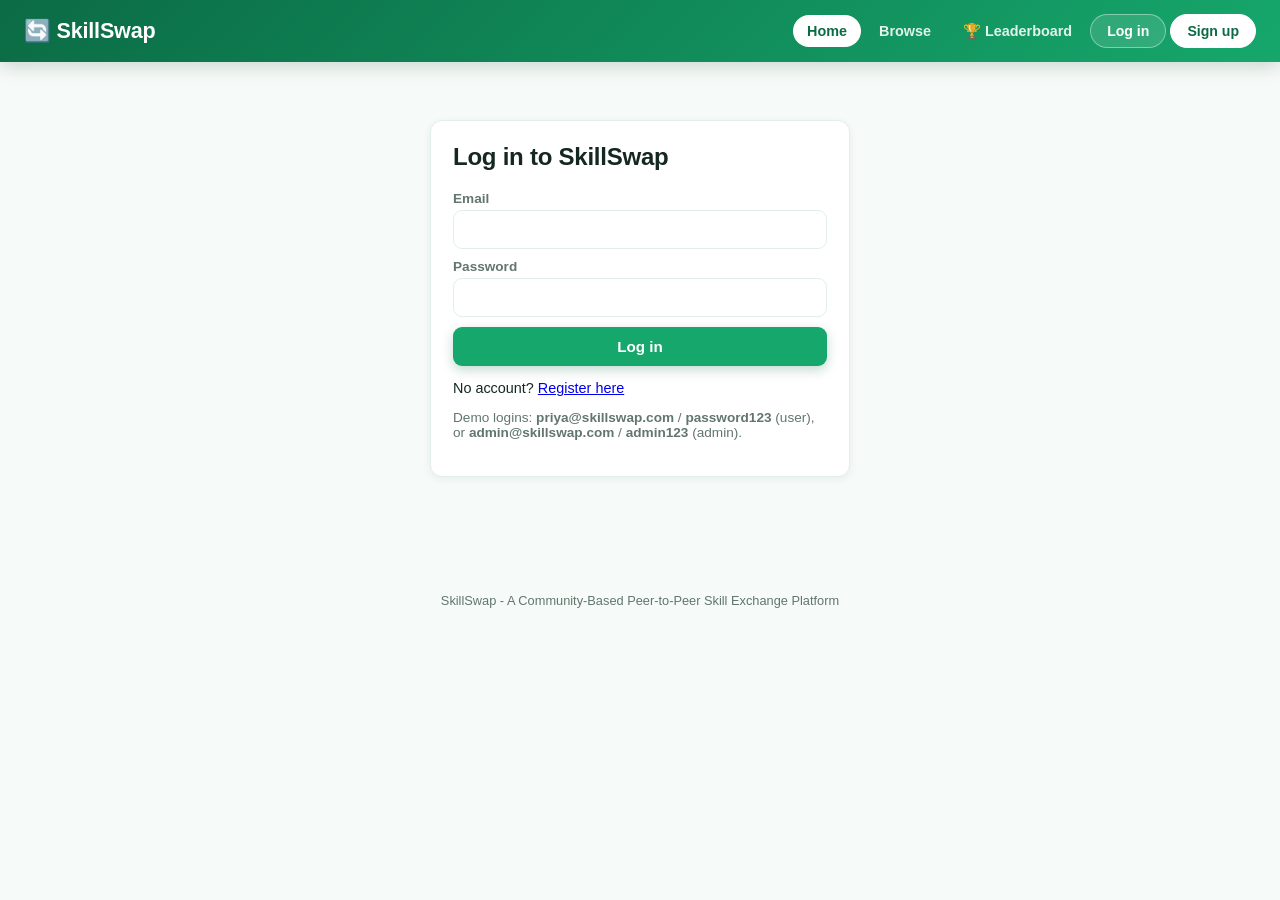
<file: src/main/resources/static/html/admin.html>
<!DOCTYPE html>
<html lang="en">
<head>
<meta charset="UTF-8">
<meta name="viewport" content="width=device-width, initial-scale=1.0">
<title>Admin Dashboard - SkillSwap</title>
<link rel="stylesheet" href="../css/style.css">
</head>
<body>

<div id="site-header"></div>

<main>
  <h1>Admin Dashboard</h1>
  <div class="grid" id="dashboardStats"></div>

  <div class="card top-gap">
    <h3>📢 Send a broadcast announcement</h3>
    <p class="muted small-text">Emailed to every active user and shown to anyone online next time they refresh.</p>
    <label>Type</label>
    <select id="announceType">
      <option value="UPDATE">Product update</option>
      <option value="DOWNTIME">Scheduled downtime</option>
      <option value="GENERAL">General</option>
    </select>
    <label>Title</label>
    <input type="text" id="announceTitle">
    <label>Message</label>
    <textarea id="announceBody"></textarea>
    <button class="btn small" id="sendAnnouncementBtn">Send to everyone</button>
    <div id="announceMsg" class="small-text"></div>
  </div>

  <div class="card top-gap">
    <h3>🔴 Activity feed</h3>
    <p class="muted small-text">Every match, message, session, rating, badge and reward redemption. Refreshes every 10s.</p>
    <div class="admin-feed" id="adminFeed"></div>
  </div>

  <h2 class="section-title">All users</h2>
  <div id="adminUserList"></div>
</main>

<footer>SkillSwap - A Community-Based Peer-to-Peer Skill Exchange Platform</footer>

<script src="../js/backend.js"></script>
<script src="../js/common.js"></script>
<script src="../js/admin.js"></script>
</body>
</html>
`
</file>
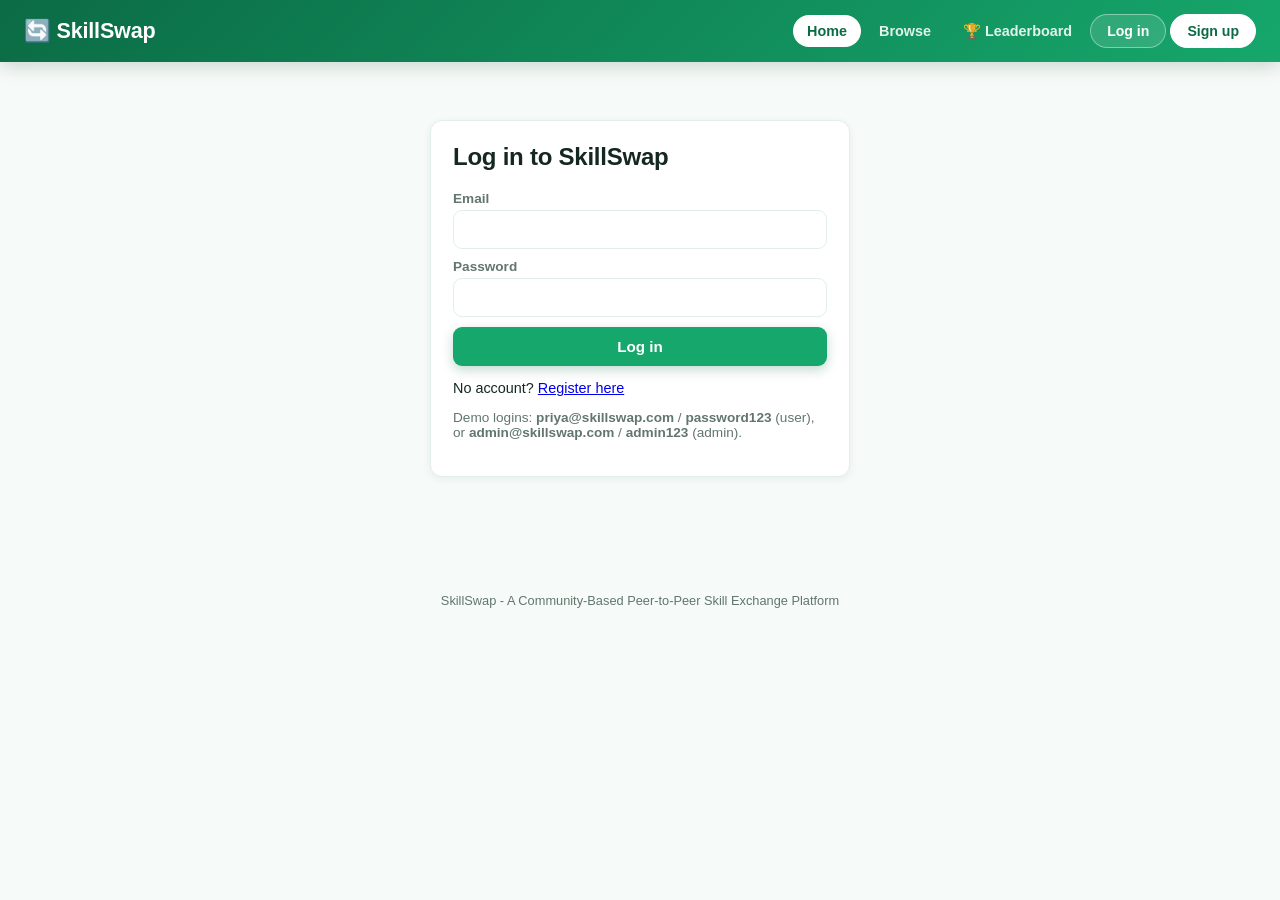
<file: src/main/resources/static/html/login.html>
<!DOCTYPE html>
<html lang="en">
<head>
<meta charset="UTF-8">
<meta name="viewport" content="width=device-width, initial-scale=1.0">
<title>Log in - SkillSwap</title>
<link rel="stylesheet" href="../css/style.css">
</head>
<body>

<div id="site-header"></div>

<main>
  <div class="card" style="max-width:420px;margin:30px auto;">
    <h2>Log in to SkillSwap</h2>
    <form id="loginForm">
      <label>Email</label>
      <input type="email" id="loginEmail" required>
      <label>Password</label>
      <input type="password" id="loginPassword" required>
      <button class="btn" type="submit" style="width:100%;">Log in</button>
      <div class="error-text hidden" id="loginError"></div>
    </form>
    <p class="switch-line">No account? <a href="register.html">Register here</a></p>
    <p class="small-text muted" style="margin-top:10px;">Demo logins: <strong>priya@skillswap.com</strong> / <strong>password123</strong> (user), or <strong>admin@skillswap.com</strong> / <strong>admin123</strong> (admin).</p>
  </div>
</main>

<footer>SkillSwap - A Community-Based Peer-to-Peer Skill Exchange Platform</footer>

<script src="../js/backend.js"></script>
<script src="../js/common.js"></script>
<script src="../js/login.js"></script>
</body>
</html>
</file>
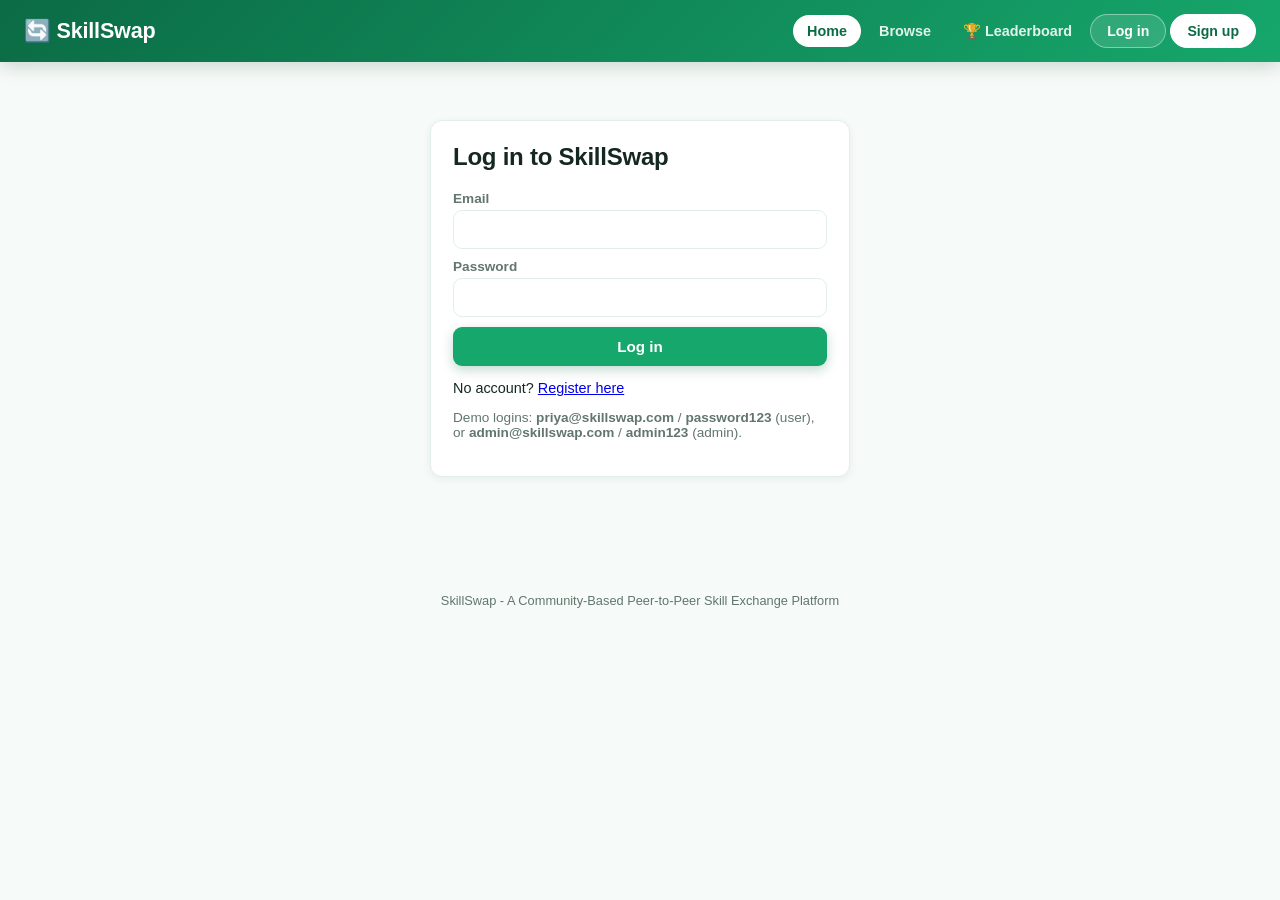
<file: src/main/resources/static/html/match.html>
<!DOCTYPE html>
<html lang="en">
<head>
<meta charset="UTF-8">
<meta name="viewport" content="width=device-width, initial-scale=1.0">
<title>Conversation - SkillSwap</title>
<link rel="stylesheet" href="../css/style.css">
</head>
<body>

<div id="site-header"></div>

<main>
  <button class="btn small secondary" id="backToMatchesBtn">← Back to matches</button>
  <div class="card top-gap">
    <h3 id="matchDetailTitle">Conversation</h3>
    <div class="thread" id="thread"></div>
    <div class="row">
      <input type="text" id="messageInput" placeholder="Type a message...">
      <button class="btn small" id="sendMessageBtn">Send</button>
    </div>

    <div class="section-block">
      <h4>Schedule a session</h4>

      <label>Delivery mode</label>
      <div class="delivery-toggle">
        <button type="button" class="delivery-btn selected" data-mode="ONLINE" id="modeOnlineBtn">🎥 Online video call</button>
        <button type="button" class="delivery-btn" data-mode="OFFLINE" id="modeOfflineBtn">⬇️ Offline downloadable video</button>
      </div>

      <div class="row">
        <input type="datetime-local" id="sessionDateTime">
        <input type="text" id="sessionLocation" placeholder="Location / notes (e.g. Library, Zoom)">
      </div>
      <input type="text" id="sessionDownloadUrl" class="hidden top-gap" placeholder="Link to the downloadable video/resource">

      <label class="top-gap">Capacity (1 = one-to-one swap, more = group class)</label>
      <input type="number" min="1" max="50" id="sessionCapacity" value="1" class="small-input">

      <div><button class="btn small top-gap" id="scheduleBtn">Schedule</button></div>
      <div id="sessionInfo" class="session-info"></div>
      <div class="action-btn-row" id="accessButtons"></div>
      <div id="accessMsg" class="muted small-text"></div>
    </div>

    <div class="section-block" id="ratingBox">
      <h4>Rate this session</h4>
      <select id="ratingScore">
        <option value="5">5 - Excellent</option>
        <option value="4">4 - Good</option>
        <option value="3">3 - Okay</option>
        <option value="2">2 - Poor</option>
        <option value="1">1 - Very poor</option>
      </select>
      <textarea id="ratingComment" placeholder="Optional comment"></textarea>
      <button class="btn small" id="submitRatingBtn">Submit rating</button>
      <div id="ratingMsg" class="small-text"></div>
    </div>
  </div>
</main>

<footer>SkillSwap - A Community-Based Peer-to-Peer Skill Exchange Platform</footer>

<script src="../js/backend.js"></script>
<script src="../js/common.js"></script>
<script src="../js/match.js"></script>
</body>
</html>
</file>
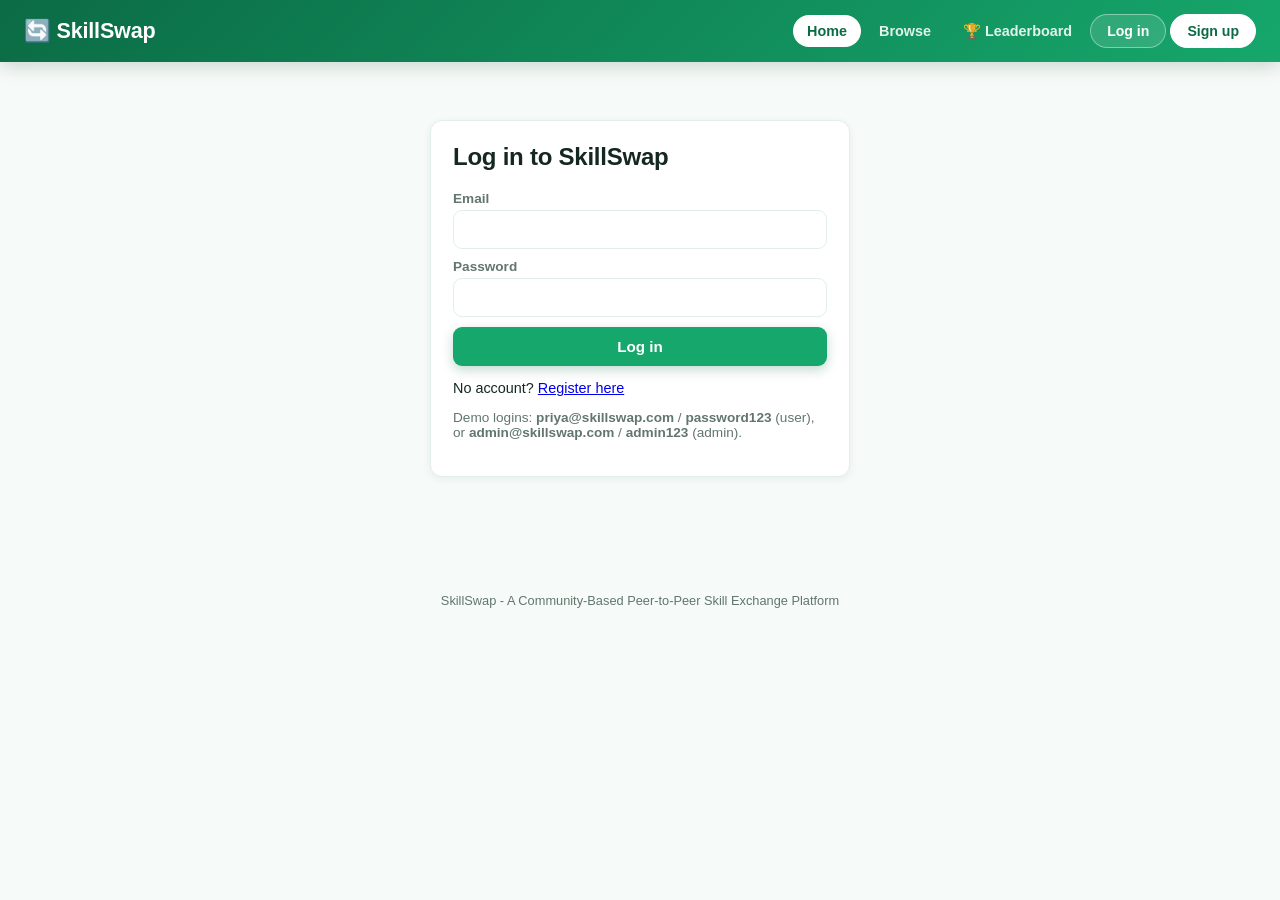
<file: src/main/resources/static/html/matches.html>
<!DOCTYPE html>
<html lang="en">
<head>
<meta charset="UTF-8">
<meta name="viewport" content="width=device-width, initial-scale=1.0">
<title>My Matches - SkillSwap</title>
<link rel="stylesheet" href="../css/style.css">
</head>
<body>

<div id="site-header"></div>

<main>
  <h1>My Matches</h1>
  <div id="matchesList"></div>
</main>

<footer>SkillSwap - A Community-Based Peer-to-Peer Skill Exchange Platform</footer>

<script src="../js/backend.js"></script>
<script src="../js/common.js"></script>
<script src="../js/matches.js"></script>
</body>
</html>
</file>
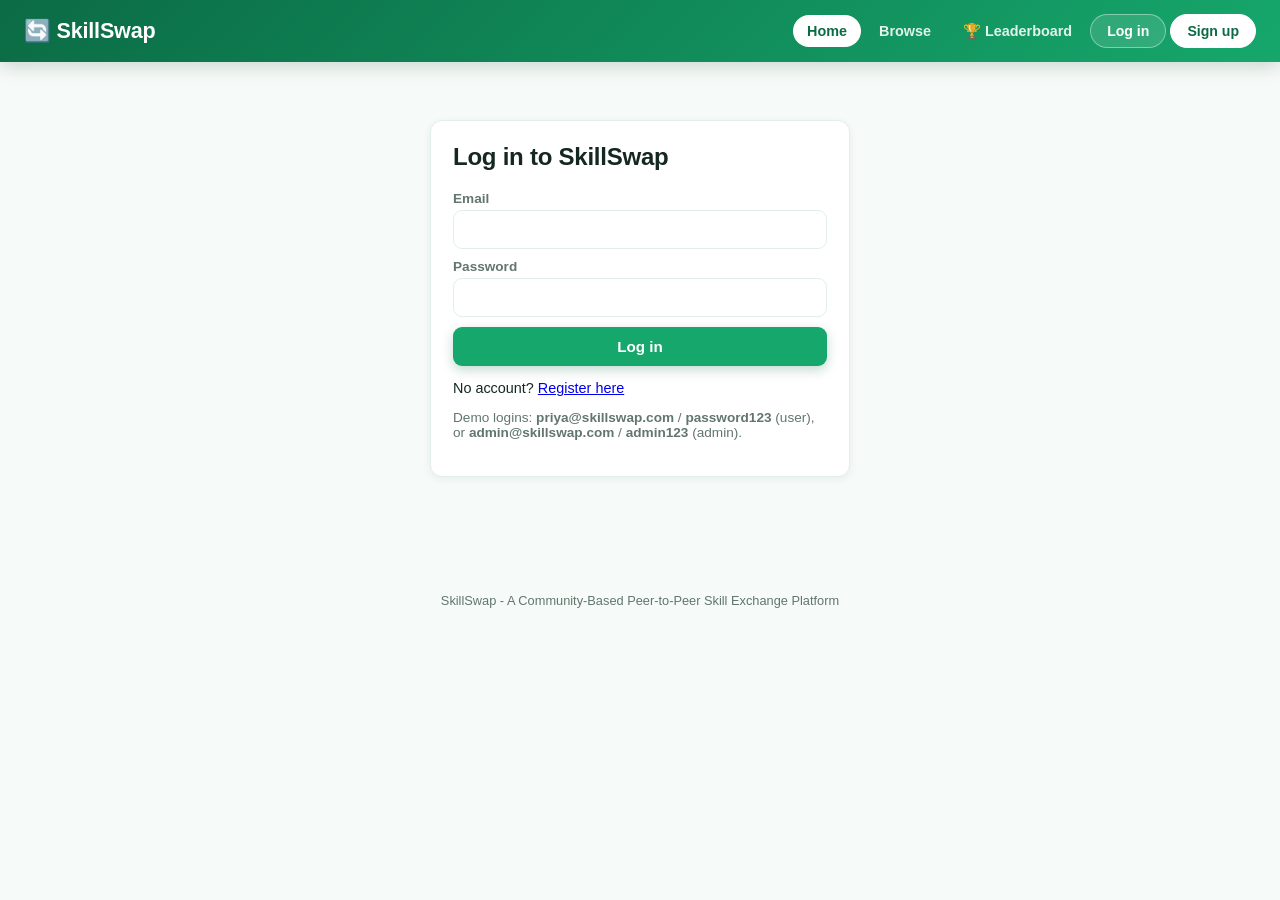
<file: src/main/resources/static/html/profile.html>
<!DOCTYPE html>
<html lang="en">
<head>
    <meta charset="UTF-8">
    <meta name="viewport" content="width=device-width, initial-scale=1.0">
    <title>My Profile - SkillSwap</title>
    <link rel="preconnect" href="https://fonts.googleapis.com">
    <link rel="preconnect" href="https://fonts.gstatic.com" crossorigin>
    <link href="https://fonts.googleapis.com/css2?family=Poppins:wght@600;700;800&family=Inter:wght@400;500;600;700&display=swap" rel="stylesheet">
    <link rel="stylesheet" href="../css/style.css">
</head>
<body>

<div id="site-header"></div>

<main>
    <h1>My Profile</h1>
    <div id="welcomeBanner" class="card hidden" style="background:var(--primary-tint);border-color:var(--primary-light);">
        🎉 Welcome to SkillSwap! You've already earned points for signing up. Add your skills and a photo below to earn more.
    </div>

    <div class="card">
        <img id="profileAvatar" class="avatar" src="" alt="avatar">
        <div class="photo-upload-row">
            <input type="file" id="imageInput" accept="image/*" class="file-input-hidden">
            <label for="imageInput" class="choose-photo-btn">📷 Choose photo</label>
        </div>
        <button class="btn small top-gap" id="uploadImageBtn">Upload photo</button>
        <p id="verifiedNote" class="small-text top-gap"></p>
    </div>

    <div class="card">
        <h3>About me</h3>
        <label for="bioInput">Bio</label>
        <textarea id="bioInput" placeholder="Tell other members a bit about yourself..." maxlength="500"></textarea>
    </div>

    <div class="card">
        <h3>Skills I can teach</h3>
        <input type="text" id="offeredInput" placeholder="Type a skill and press Enter" list="skillCatalogList">
        <div id="offeredTags" class="top-gap"></div>

        <h3 class="section-title">Skills I want to learn</h3>
        <input type="text" id="wantedInput" placeholder="Type a skill and press Enter" list="skillCatalogList">
        <div id="wantedTags" class="top-gap"></div>
        <datalist id="skillCatalogList"></datalist>

        <button class="btn" id="saveSkillsBtn">Save profile</button>
        <div id="skillsMsg" class="small-text"></div>
    </div>
</main>

<footer>SkillSwap - A Community-Based Peer-to-Peer Skill Exchange Platform</footer>

<script src="../js/backend.js"></script>
<script src="../js/common.js"></script>
<script src="../js/profile.js"></script>
</body>
</html>
</file>
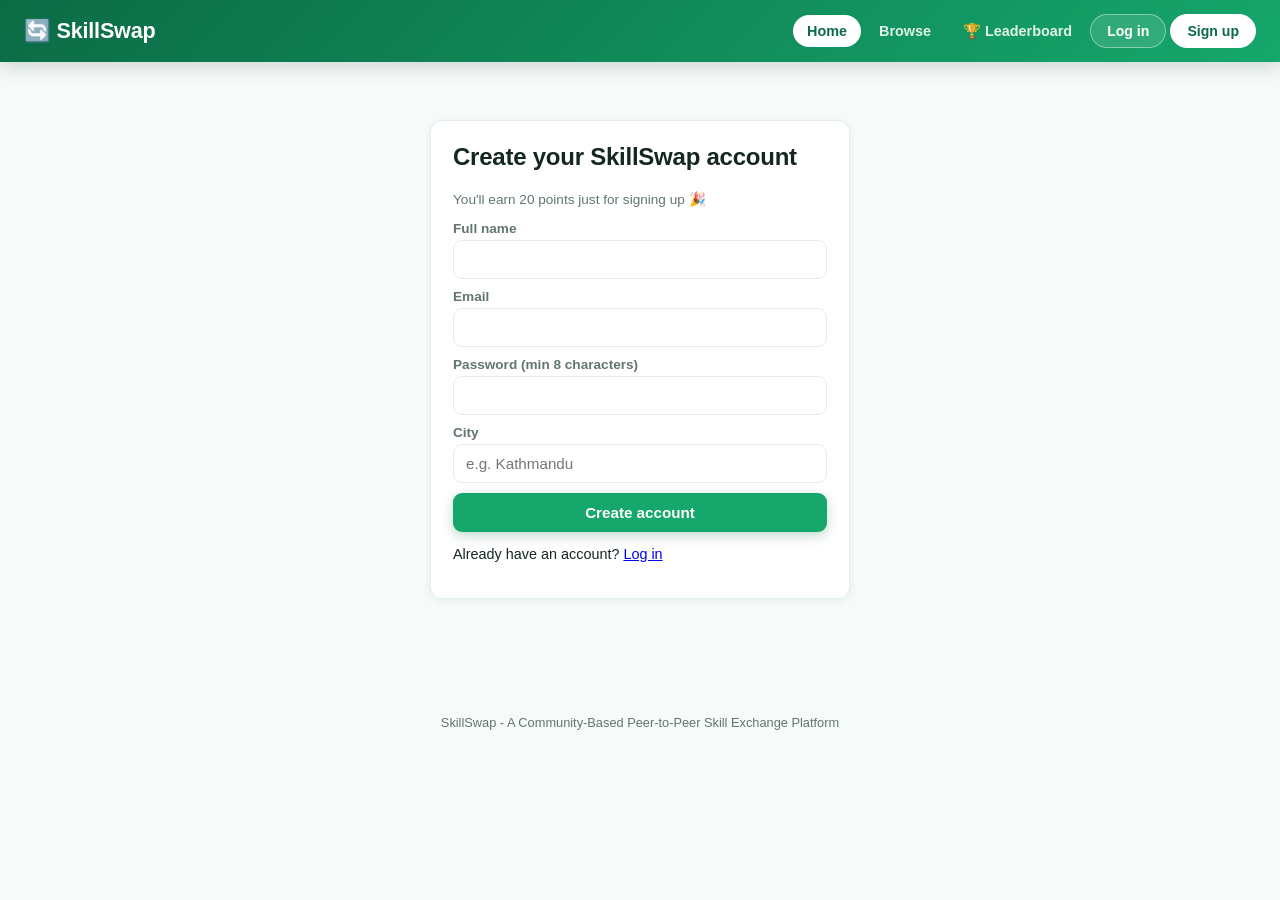
<file: src/main/resources/static/html/register.html>
<!DOCTYPE html>
<html lang="en">
<head>
<meta charset="UTF-8">
<meta name="viewport" content="width=device-width, initial-scale=1.0">
<title>Sign up - SkillSwap</title>
<link rel="stylesheet" href="../css/style.css">
</head>
<body>

<div id="site-header"></div>

<main>
  <div class="card" style="max-width:420px;margin:30px auto;">
    <h2>Create your SkillSwap account</h2>
    <p class="small-text muted">You'll earn 20 points just for signing up 🎉</p>
    <form id="registerForm">
      <label>Full name</label>
      <input type="text" id="regName" required>
      <label>Email</label>
      <input type="email" id="regEmail" required>
      <label>Password (min 8 characters)</label>
      <input type="password" id="regPassword" required minlength="8">
      <label>City</label>
      <input type="text" id="regCity" placeholder="e.g. Kathmandu">
      <button class="btn" type="submit" style="width:100%;">Create account</button>
      <div class="error-text hidden" id="regError"></div>
    </form>
    <p class="switch-line">Already have an account? <a href="login.html">Log in</a></p>
  </div>
</main>

<footer>SkillSwap - A Community-Based Peer-to-Peer Skill Exchange Platform</footer>

<script src="../js/backend.js"></script>
<script src="../js/common.js"></script>
<script src="../js/register.js"></script>
</body>
</html>
</file>
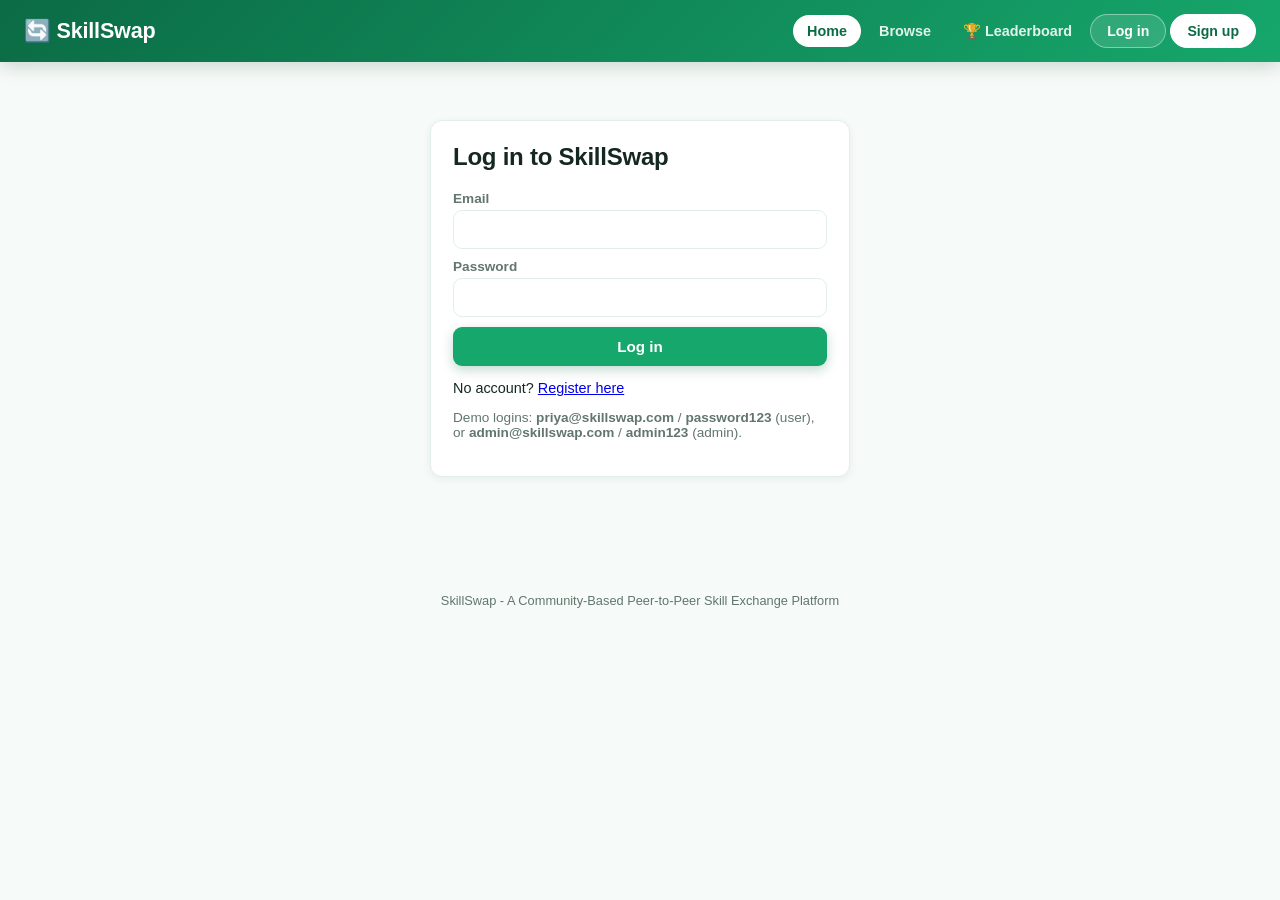
<file: src/main/resources/static/html/rewards.html>
<!DOCTYPE html>
<html lang="en">
<head>
<meta charset="UTF-8">
<meta name="viewport" content="width=device-width, initial-scale=1.0">
<title>Rewards - SkillSwap</title>
<link rel="stylesheet" href="../css/style.css">
</head>
<body>

<div id="site-header"></div>

<main>
  <div class="page-header">
    <h1>🎁 Rewards Store</h1>
    <div id="pointsSummary" class="small-text muted"></div>
  </div>
  <p class="muted">Spend the points you've earned from swaps, sessions and ratings on perks for your profile.</p>

  <div class="reward-grid" id="rewardGrid"></div>

  <h2 class="section-title">My Redemptions</h2>
  <div class="card" id="redemptionsCard">
    <div id="redemptionsList"></div>
  </div>
</main>

<footer>SkillSwap - A Community-Based Peer-to-Peer Skill Exchange Platform</footer>

<script src="../js/backend.js"></script>
<script src="../js/common.js"></script>
<script src="../js/rewards.js"></script>
</body>
</html>
</file>
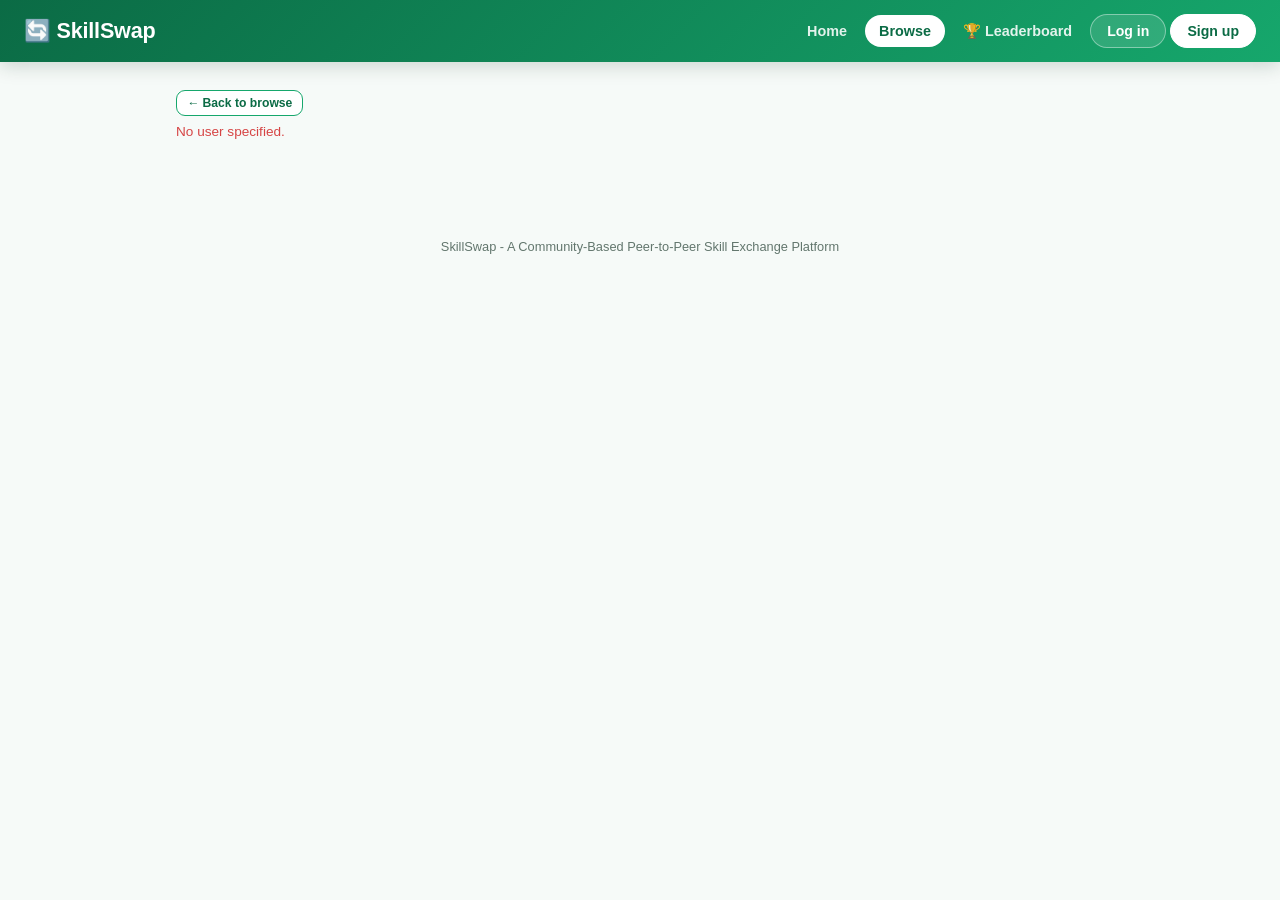
<file: src/main/resources/static/html/user.html>
<!DOCTYPE html>
<html lang="en">
<head>
<meta charset="UTF-8">
<meta name="viewport" content="width=device-width, initial-scale=1.0">
<title>Profile - SkillSwap</title>
<link rel="stylesheet" href="../css/style.css">
</head>
<body>

<div id="site-header"></div>

<main>
  <button class="btn small secondary" id="backToFeedBtn">← Back to browse</button>
  <div id="servicePageContent"></div>
</main>

<footer>SkillSwap - A Community-Based Peer-to-Peer Skill Exchange Platform</footer>

<script src="../js/backend.js"></script>
<script src="../js/common.js"></script>
<script src="../js/user.js"></script>
</body>
</html>
</file>
<file: src/main/resources/static/css/style.css>
:root {
  --primary: #16a76c;
  --primary-dark: #0b6b45;
  --primary-light: #3fd193;
  --primary-tint: #e6f9f0;
  --accent: #f2994a;
  --bg: #f6faf8;
  --card: #ffffff;
  --text: #142720;
  --muted: #62766d;
  --border: #e1efe8;
  --danger: #d64545;
  --radius: 12px;
  --shadow-sm: 0 2px 8px rgba(16, 60, 40, 0.06);
  --shadow-md: 0 10px 28px rgba(16, 60, 40, 0.10);
  --shadow-lg: 0 18px 44px rgba(16, 60, 40, 0.16);
  --font-head: "Poppins", -apple-system, BlinkMacSystemFont, "Segoe UI", Roboto, sans-serif;
  --font-body: "Inter", -apple-system, BlinkMacSystemFont, "Segoe UI", Roboto, sans-serif;
}

* { box-sizing: border-box; }

body {
  margin: 0;
  font-family: var(--font-body);
  background: var(--bg);
  color: var(--text);
  -webkit-font-smoothing: antialiased;
}

h1, h2, h3, h4, h5 { font-family: var(--font-head); font-weight: 700; letter-spacing: -0.01em; }

header {
  background: linear-gradient(135deg, var(--primary-dark), var(--primary));
  color: #fff;
  padding: 14px 24px;
  display: flex;
  align-items: center;
  justify-content: space-between;
  flex-wrap: wrap;
  gap: 12px;
  position: sticky;
  top: 0;
  z-index: 50;
  box-shadow: 0 4px 18px rgba(8, 45, 29, 0.18);
}
.brand {
  font-family: var(--font-head); font-weight: 800; font-size: 1.35rem; color: #fff;
  text-decoration: none; display: flex; align-items: center; gap: 6px; letter-spacing: -0.01em;
}
nav { display: flex; gap: 4px; flex-wrap: wrap; align-items: center; }

/* Nav links (built by common.js as <a> tags) - styled as a pill nav, not default hyperlinks */
.nav-link {
  color: rgba(255,255,255,0.88);
  text-decoration: none;
  font-size: 0.9rem;
  font-weight: 600;
  padding: 8px 14px;
  border-radius: 999px;
  transition: background 0.15s ease, color 0.15s ease;
  white-space: nowrap;
}
.nav-link:hover { background: rgba(255,255,255,0.16); color: #fff; }
.nav-link.active { background: #fff; color: var(--primary-dark); }

nav button {
  background: rgba(255,255,255,0.12); border: 1px solid rgba(255,255,255,0.4); color: #fff;
  padding: 8px 16px; border-radius: 999px; cursor: pointer; font-size: 0.88rem; font-weight: 600;
  transition: background 0.15s ease, transform 0.1s ease;
}
nav button:hover { background: rgba(255,255,255,0.24); }
nav button:active { transform: scale(0.97); }
nav button.active { background: #fff; color: var(--primary); font-weight: 700; }
#navSignupBtn { background: #fff; color: var(--primary-dark); border-color: #fff; }
#navSignupBtn:hover { background: var(--primary-tint); }

main { max-width: 960px; margin: 0 auto; padding: 28px 16px 60px; }

.card {
  background: var(--card); border: 1px solid var(--border); border-radius: var(--radius);
  padding: 22px; margin-bottom: 16px; box-shadow: var(--shadow-sm);
  transition: box-shadow 0.2s ease;
}
.grid { display: grid; gap: 14px; grid-template-columns: repeat(auto-fill, minmax(260px, 1fr)); }

h1, h2, h3 { margin-top: 0; }
.section-title { margin-top: 26px; }
.muted { color: var(--muted); }
.small-text { font-size: 0.85rem; margin-top: 8px; }
.top-gap { margin-top: 10px; }
.small-input { max-width: 120px; }
.file-input { margin-top: 10px; display: block; }
.switch-line { margin-top: 14px; font-size: 0.9rem; }

label { display: block; font-size: 0.85rem; font-weight: 600; margin: 10px 0 4px; color: var(--muted); }
input[type=text], input[type=email], input[type=password], input[type=datetime-local],
input[type=number], textarea, select {
  width: 100%; padding: 10px 12px; border: 1.5px solid var(--border); border-radius: 9px;
  font-size: 0.95rem; background: #fff; font-family: var(--font-body); color: var(--text);
  transition: border-color 0.15s ease, box-shadow 0.15s ease;
}
input:focus, textarea:focus, select:focus {
  outline: none; border-color: var(--primary-light); box-shadow: 0 0 0 3px rgba(22,167,108,0.15);
}
textarea { resize: vertical; min-height: 70px; }

button.btn {
  background: var(--primary); color: #fff; border: none; padding: 11px 18px;
  border-radius: 9px; cursor: pointer; font-size: 0.95rem; font-weight: 700; margin-top: 10px;
  box-shadow: 0 4px 12px rgba(11, 107, 69, 0.25);
  transition: background 0.15s ease, transform 0.1s ease, box-shadow 0.15s ease;
}
button.btn:hover { background: var(--primary-dark); transform: translateY(-1px); box-shadow: 0 6px 16px rgba(11, 107, 69, 0.3); }
button.btn:active { transform: translateY(0); }
button.btn.secondary { background: #fff; color: var(--primary-dark); border: 1.5px solid var(--primary); box-shadow: none; }
button.btn.secondary:hover { background: var(--primary-tint); }
button.btn.danger { background: var(--danger); box-shadow: 0 4px 12px rgba(214,69,69,0.25); }
button.btn.small { padding: 5px 10px; font-size: 0.76rem; margin-top: 0; }

.pill {
  display: inline-block; background: var(--primary-tint); color: var(--primary-dark);
  padding: 4px 12px; border-radius: 20px; font-size: 0.78rem; font-weight: 600; margin: 2px 4px 2px 0;
}
.pill.wanted { background: #fdf0e2; color: #a15f1c; }

.status-badge { display: inline-block; padding: 3px 10px; border-radius: 20px; font-size: 0.72rem; font-weight: 700; text-transform: uppercase; letter-spacing: 0.02em; }
.status-PENDING { background: #fff3cd; color: #8a6d1a; }
.status-ACCEPTED { background: #d7f0dd; color: var(--primary-dark); }
.status-REJECTED, .status-EXPIRED { background: #fbe2df; color: var(--danger); }
.status-COMPLETED { background: #dbe7f5; color: #2a5a8a; }

.msg { margin-bottom: 20px; }
.error-text { color: var(--danger); font-size: 0.85rem; margin-top: 8px; }
.success-text { color: var(--primary-dark); font-size: 0.85rem; margin-top: 8px; }

.avatar { width: 56px; height: 56px; border-radius: 50%; background: var(--border); object-fit: cover; display: inline-block; vertical-align: middle; border: 2px solid #fff; box-shadow: 0 0 0 1px var(--border); }
.hidden { display: none !important; }

.thread { max-height: 340px; overflow-y: auto; border: 1px solid var(--border); border-radius: 12px; padding: 12px; margin-bottom: 10px; background: #fbfdfc; }
.bubble { padding: 9px 14px; border-radius: 14px; margin-bottom: 8px; max-width: 75%; font-size: 0.9rem; line-height: 1.4; }
.bubble.mine { background: var(--primary); color: #fff; margin-left: auto; border-bottom-right-radius: 4px; }
.bubble.theirs { background: #eef2f0; border-bottom-left-radius: 4px; }

.row { display: flex; gap: 8px; }
.row input { flex: 1; }
.section-block { margin-top: 16px; }
.session-info { margin-top: 10px; font-size: 0.9rem; }

footer { text-align: center; color: var(--muted); font-size: 0.8rem; padding: 26px; }


/* ---- Home page ---- */
.hero {
  position: relative;
  overflow: hidden;
  background: linear-gradient(160deg, var(--primary-dark) 0%, var(--primary) 55%, var(--primary-light) 100%);
  color: #fff;
  padding: 70px 20px 90px;
  text-align: center;
}
.hero-blob {
  position: absolute; border-radius: 50%; opacity: 0.18; background: #fff; pointer-events: none;
}
.blob-1 { width: 340px; height: 340px; top: -140px; left: -100px; }
.blob-2 { width: 260px; height: 260px; bottom: -120px; right: -60px; }
.hero-inner { position: relative; z-index: 1; max-width: 720px; margin: 0 auto; }

.hero-badge {
  display: inline-block; background: rgba(255,255,255,0.16); border: 1px solid rgba(255,255,255,0.35);
  padding: 6px 16px; border-radius: 30px; font-size: 0.82rem; font-weight: 600; margin-bottom: 18px;
}
.hero h1 { font-size: 2.4rem; line-height: 1.25; margin-bottom: 14px; }
.hero h1 .highlight { color: #d7ffe9; }
.hero p { font-size: 1.05rem; opacity: 0.94; max-width: 620px; margin: 0 auto 26px; }
.hero-search { max-width: 560px; margin: 0 auto; display: flex; gap: 8px; background: #fff; padding: 6px; border-radius: 10px; box-shadow: 0 10px 30px rgba(0,0,0,0.15); }
.hero-search input { border: none; }
.hero-cta { margin-top: 20px; display: flex; gap: 10px; justify-content: center; flex-wrap: wrap; }
.hero-cta .btn.secondary { background: #fff; color: var(--primary-dark); border-color: #fff; font-weight: 700; }
.hero-cta .btn.secondary:hover { background: var(--primary-tint); }

.hero-icons { margin-top: 34px; display: flex; justify-content: center; gap: 18px; flex-wrap: wrap; font-size: 1.6rem; opacity: 0.9; }
.hero-icons span { animation: float 3.5s ease-in-out infinite; display: inline-block; }
.hero-icons span:nth-child(2n) { animation-delay: 0.6s; }
.hero-icons span:nth-child(3n) { animation-delay: 1.2s; }
@keyframes float { 0%, 100% { transform: translateY(0); } 50% { transform: translateY(-8px); } }

.stats-row { display: flex; justify-content: center; gap: 40px; flex-wrap: wrap; padding: 26px 20px; background: #fff; border-bottom: 1px solid var(--border); }
.stat-item { text-align: center; }
.stat-item .num { font-size: 1.7rem; font-weight: 800; color: var(--primary-dark); }
.stat-item .label { font-size: 0.8rem; color: var(--muted); }

.home-content { max-width: 1040px; margin: 0 auto; padding: 10px 16px 10px; }
.section-heading { display: flex; justify-content: space-between; align-items: baseline; margin: 46px 0 18px; }
.section-heading h2 { margin: 0; font-size: 1.5rem; }
.section-heading.centered { flex-direction: column; text-align: center; gap: 6px; }
.section-heading.centered h2 { width: 100%; }

/* ---- Why SkillSwap feature grid ---- */
.feature-grid { display: grid; grid-template-columns: repeat(auto-fit, minmax(220px,1fr)); gap: 18px; }
.feature-card {
  background: #fff; border: 1px solid var(--border); border-radius: var(--radius);
  padding: 22px 18px; text-align: center; transition: transform 0.15s ease, box-shadow 0.15s ease;
}
.feature-card:hover { transform: translateY(-4px); box-shadow: 0 10px 24px rgba(15,92,57,0.12); border-color: var(--primary-light); }
.feature-icon {
  width: 56px; height: 56px; border-radius: 50%; background: var(--primary-tint);
  display: flex; align-items: center; justify-content: center; font-size: 1.6rem; margin: 0 auto 12px;
}
.feature-card h4 { margin: 0 0 6px; }
.feature-card p { font-size: 0.86rem; color: var(--muted); margin: 0; }

.carousel { display: flex; gap: 14px; overflow-x: auto; padding: 6px 2px 16px; scroll-snap-type: x mandatory; }
.carousel::-webkit-scrollbar { height: 6px; }
.carousel::-webkit-scrollbar-thumb { background: var(--border); border-radius: 4px; }
.carousel-item { flex: 0 0 auto; scroll-snap-align: start; }

.category-chip {
  background: #fff; border: 1px solid var(--border); border-radius: 30px;
  padding: 10px 18px; font-size: 0.88rem; font-weight: 600; color: var(--primary-dark);
  white-space: nowrap; cursor: pointer; transition: all 0.15s ease;
}
.category-chip:hover { background: var(--primary); color: #fff; border-color: var(--primary); transform: translateY(-2px); }

.teacher-card {
  width: 230px; background: #fff; border: 1px solid var(--border); border-radius: var(--radius);
  padding: 18px; text-align: left; position: relative; transition: transform 0.15s ease, box-shadow 0.15s ease;
}
.teacher-card:hover { transform: translateY(-4px); box-shadow: 0 10px 24px rgba(15,92,57,0.12); }
.teacher-card .avatar { width: 48px; height: 48px; border: 2px solid var(--primary-tint); }
.teacher-card h4 { margin: 8px 0 2px; font-size: 0.95rem; }

/* ---- Auto-rotating testimonial carousel ---- */
.testimonial-carousel { position: relative; max-width: 680px; margin: 0 auto; }
.testimonial-track { position: relative; min-height: 150px; }
.testimonial-slide {
  display: none; background: var(--primary-tint); border: 1px solid var(--border);
  border-radius: var(--radius); padding: 26px 30px; text-align: center;
}
.testimonial-slide.active { display: block; animation: fadeIn 0.4s ease; }
@keyframes fadeIn { from { opacity: 0; transform: translateY(6px); } to { opacity: 1; transform: translateY(0); } }
.testimonial-slide .quote { font-size: 1.02rem; color: var(--text); font-style: italic; margin-bottom: 14px; }
.testimonial-slide .who { font-size: 0.85rem; font-weight: 700; color: var(--primary-dark); }
.testimonial-slide .who span { font-weight: 400; color: var(--muted); }
.testimonial-dots { display: flex; justify-content: center; gap: 8px; margin-top: 14px; }
.testimonial-dots button {
  width: 9px; height: 9px; border-radius: 50%; border: none; background: var(--border); cursor: pointer; padding: 0;
}
.testimonial-dots button.active { background: var(--primary); width: 22px; border-radius: 6px; }

.how-it-works { display: grid; grid-template-columns: repeat(auto-fit, minmax(200px,1fr)); gap: 20px; margin: 20px 0 10px; }
.how-step { text-align: center; padding: 18px 14px; background: #fff; border: 1px solid var(--border); border-radius: var(--radius); }
.how-step p { font-size: 0.85rem; color: var(--muted); margin: 0; }
.how-step .step-icon { font-size: 1.4rem; margin-bottom: 6px; }
.how-step .step-num { width: 30px; height: 30px; border-radius: 50%; background: var(--primary); color: #fff; display: flex; align-items: center; justify-content: center; font-weight: 700; font-size: 0.85rem; margin: 0 auto 10px; }

/* ---- Bottom CTA band ---- */
.cta-band {
  margin: 54px 0 30px; text-align: center; padding: 46px 24px; border-radius: 16px;
  background: linear-gradient(135deg, var(--primary-dark), var(--primary));
  color: #fff;
}
.cta-band h2 { margin: 0 0 8px; }
.cta-band p { opacity: 0.92; max-width: 480px; margin: 0 auto 20px; }
.cta-band .btn.secondary { background: #fff; color: var(--primary-dark); border-color: #fff; font-weight: 700; }

/* ---- Browse filters ---- */
.filters-bar {
  display: flex; gap: 10px; flex-wrap: wrap; align-items: center;
  background: #fff; border: 1px solid var(--border); border-radius: var(--radius);
  padding: 12px 14px; margin-bottom: 16px;
}
.filters-bar label { margin: 0; font-size: 0.8rem; }
.filters-bar select, .filters-bar input[type=number] { width: auto; min-width: 130px; }
.filters-bar .checkbox-inline { display: flex; align-items: center; gap: 6px; font-size: 0.85rem; color: var(--muted); }
.filters-bar .checkbox-inline input { width: auto; }

/* ---- Session delivery mode + access buttons ---- */
.delivery-toggle { display: flex; gap: 8px; margin: 8px 0; }
.delivery-btn { flex: 1; padding: 10px; border-radius: 8px; border: 1px solid var(--border); background: #fff; cursor: pointer; font-size: 0.85rem; }
.delivery-btn.selected { border-color: var(--primary); background: var(--primary-tint); color: var(--primary-dark); font-weight: 700; }

.action-btn-row { display: flex; gap: 8px; margin-top: 8px; }
.action-btn-row .icon-btn { display: flex; align-items: center; gap: 6px; padding: 8px 14px; border-radius: 8px; border: none; cursor: pointer; font-size: 0.85rem; font-weight: 600; }
.icon-btn.video { background: var(--primary); color: #fff; }
.icon-btn.download { background: var(--accent); color: #fff; }

/* ---- Admin feed ---- */
.admin-feed { max-height: 360px; overflow-y: auto; }
.admin-feed-item { padding: 10px; border-bottom: 1px solid var(--border); font-size: 0.85rem; }
.admin-feed-item .time { color: var(--muted); font-size: 0.75rem; }

/* ==========================================================
   Facebook-style feed layout (Browse view, logged in)
   ========================================================== */
.fb-layout {
  display: grid;
  grid-template-columns: 240px minmax(0, 1fr) 260px;
  gap: 18px;
  align-items: start;
}
.fb-left, .fb-right { position: sticky; top: 16px; display: flex; flex-direction: column; gap: 14px; }
.fb-left .card, .fb-right .card { margin-bottom: 0; padding: 16px; }
.fb-middle { min-width: 0; }

/* left: my mini profile card */
.profile-mini { text-align: center; }
.profile-mini .avatar { width: 72px; height: 72px; margin-bottom: 10px; border: 3px solid var(--primary-tint); }
.profile-mini h4 { margin: 0 0 2px; }
.profile-mini .mini-meta { font-size: 0.8rem; color: var(--muted); margin-bottom: 10px; }
.profile-mini .mini-skills { display: flex; flex-wrap: wrap; gap: 4px; justify-content: center; }

.fb-shortcuts h4 { margin: 0 0 10px; font-size: 0.9rem; color: var(--muted); text-transform: uppercase; letter-spacing: 0.03em; }
.fb-shortcut-btn {
  display: block; width: 100%; text-align: left; background: transparent; border: none;
  padding: 9px 8px; border-radius: 8px; cursor: pointer; font-size: 0.9rem; color: var(--text); font-weight: 600;
}
.fb-shortcut-btn:hover { background: var(--primary-tint); }
.fb-shortcuts select, .fb-shortcuts input[type=number] { font-size: 0.85rem; }

/* middle: composer + suggestions strip + feed grid */
.composer { display: flex; align-items: center; gap: 10px; padding: 12px 16px; }
.composer .avatar { width: 40px; height: 40px; flex-shrink: 0; }
.composer input {
  border-radius: 24px; background: var(--bg); border: 1px solid var(--border); padding: 10px 16px;
}

#suggestionsStrip:not(:empty) { margin-top: 16px; }
.suggestion-strip-inner { display: flex; gap: 12px; overflow-x: auto; padding: 4px 2px 10px; }
.suggestion-chip-card {
  flex: 0 0 auto; width: 170px; background: #fff; border: 1px solid var(--border); border-radius: var(--radius);
  padding: 14px; text-align: center;
}
.suggestion-chip-card .avatar { width: 44px; height: 44px; }
.suggestion-chip-card h5 { margin: 8px 0 2px; font-size: 0.85rem; }
.suggestion-chip-card .score-tag { font-size: 0.72rem; color: var(--primary-dark); font-weight: 700; background: var(--primary-tint); border-radius: 12px; padding: 2px 8px; display: inline-block; margin: 4px 0 8px; }

.feed-heading { margin: 22px 0 12px; font-size: 1.1rem; }

.fb-feed-grid { display: grid; grid-template-columns: repeat(auto-fill, minmax(260px, 1fr)); gap: 16px; }
.feed-card {
  background: #fff; border: 1px solid var(--border); border-radius: var(--radius);
  padding: 18px; transition: box-shadow 0.15s ease, transform 0.15s ease;
}
.feed-card:hover { box-shadow: 0 10px 24px rgba(15,92,57,0.1); transform: translateY(-2px); }
.feed-card-head { display: flex; align-items: center; gap: 10px; margin-bottom: 10px; }
.feed-card-head h4 { margin: 0; font-size: 0.98rem; }
.feed-card-head .sub { font-size: 0.78rem; color: var(--muted); }
.feed-card .skills-block { margin-bottom: 6px; }
.feed-card .skills-label { font-size: 0.7rem; text-transform: uppercase; color: var(--muted); letter-spacing: 0.03em; display: block; margin-bottom: 4px; }
.feed-card-actions { display: flex; gap: 8px; margin-top: 12px; }
.feed-card-actions .btn { margin-top: 0; flex: 1; }
.feed-card-actions .btn.outline { background: #fff; color: var(--primary-dark); border: 1px solid var(--primary); }

/* right: similar-interest list */
.similar-item { display: flex; align-items: center; gap: 10px; padding: 9px 0; border-bottom: 1px solid var(--border); }
.similar-item:last-child { border-bottom: none; }
.similar-item .avatar { width: 38px; height: 38px; flex-shrink: 0; }
.similar-item .info { flex: 1; min-width: 0; }
.similar-item .info h5 { margin: 0; font-size: 0.85rem; white-space: nowrap; overflow: hidden; text-overflow: ellipsis; }
.similar-item .info .tag { font-size: 0.72rem; color: var(--muted); }
.similar-item button { flex-shrink: 0; }

/* ==========================================================
   Service page (dedicated skill-sharer profile)
   ========================================================== */
.service-banner {
  border-radius: 16px; background: linear-gradient(135deg, var(--primary-dark), var(--primary));
  padding: 40px 30px 60px; color: #fff; position: relative; margin-top: 14px;
}
.service-header { display: flex; align-items: flex-end; gap: 20px; margin-top: -50px; padding: 0 30px; }
.service-header .avatar { width: 100px; height: 100px; border: 4px solid #fff; }
.service-header h2 { margin: 0 0 4px; }
.service-header .service-meta { font-size: 0.88rem; color: var(--muted); }
.service-actions { display: flex; gap: 10px; margin: 18px 30px 0; }

.service-section { margin: 26px 0; }
.service-section h3 { margin-bottom: 12px; }
.service-grid { display: grid; grid-template-columns: repeat(auto-fill, minmax(200px, 1fr)); gap: 14px; }
.service-item-card {
  background: #fff; border: 1px solid var(--border); border-radius: var(--radius);
  padding: 16px; text-align: center;
}
.service-item-card .icon { font-size: 1.6rem; margin-bottom: 8px; }
.service-item-card h4 { margin: 0 0 4px; font-size: 0.92rem; }
.service-item-card .free-tag { font-size: 0.72rem; color: var(--primary-dark); background: var(--primary-tint); border-radius: 10px; padding: 2px 8px; }

@media (max-width: 900px) {
  .fb-layout { grid-template-columns: 1fr; }
  .fb-left, .fb-right { position: static; }
}

@media (max-width: 640px) {
  .hero h1 { font-size: 1.7rem; }
  .hero-search { flex-direction: column; }
  main { padding: 14px 10px 40px; }
  header { flex-direction: column; align-items: flex-start; }
}

/* ==========================================================
   Shared nav points pill (injected by common.js renderNav)
   ========================================================== */
.nav-points-pill {
  background: rgba(255,255,255,0.16); border: 1px solid rgba(255,255,255,0.4); color: #fff;
  padding: 6px 12px; border-radius: var(--radius); font-size: 0.85rem; font-weight: 700;
  text-decoration: none; display: inline-block;
}
.nav-points-pill:hover { background: rgba(255,255,255,0.28); }

/* ==========================================================
   Gamification: level progress, badges, leaderboard, rewards
   ========================================================== */
.level-card {
  background: linear-gradient(135deg, var(--primary-dark), var(--primary));
  color: #fff; border-radius: 16px; padding: 26px 28px; margin-bottom: 20px;
}
.level-card .level-top { display: flex; align-items: center; justify-content: space-between; flex-wrap: wrap; gap: 10px; }
.level-card .level-title { font-size: 1.4rem; font-weight: 800; }
.level-card .level-points { font-size: 1rem; opacity: 0.92; }
.level-card .progress-track { background: rgba(255,255,255,0.25); border-radius: 20px; height: 12px; margin-top: 16px; overflow: hidden; }
.level-card .progress-fill { background: #fff; height: 100%; border-radius: 20px; transition: width 0.4s ease; }
.level-card .progress-caption { font-size: 0.8rem; opacity: 0.85; margin-top: 6px; }
.level-card .streak-tag { display: inline-block; background: rgba(255,255,255,0.18); padding: 4px 12px; border-radius: 20px; font-size: 0.8rem; margin-top: 12px; }

.badge-grid { display: grid; grid-template-columns: repeat(auto-fill, minmax(180px, 1fr)); gap: 14px; margin-top: 14px; }
.badge-card {
  background: #fff; border: 1px solid var(--border); border-radius: var(--radius);
  padding: 16px; text-align: center; opacity: 0.4; filter: grayscale(1);
}
.badge-card.earned { opacity: 1; filter: none; border-color: var(--primary-light); box-shadow: 0 4px 14px rgba(30,143,94,0.12); }
.badge-card .badge-icon { font-size: 2rem; margin-bottom: 8px; }
.badge-card h4 { margin: 0 0 4px; font-size: 0.9rem; }
.badge-card p { margin: 0; font-size: 0.75rem; color: var(--muted); }

.leaderboard-row {
  display: flex; align-items: center; gap: 14px; background: #fff; border: 1px solid var(--border);
  border-radius: var(--radius); padding: 12px 16px; margin-bottom: 8px;
}
.leaderboard-row .rank { width: 32px; font-weight: 800; font-size: 1.05rem; color: var(--muted); text-align: center; flex-shrink: 0; }
.leaderboard-row.top1 .rank { color: #d4a017; }
.leaderboard-row.top2 .rank { color: #8a8f98; }
.leaderboard-row.top3 .rank { color: #b5651d; }
.leaderboard-row .avatar { width: 42px; height: 42px; flex-shrink: 0; }
.leaderboard-row .lb-info { flex: 1; min-width: 0; }
.leaderboard-row .lb-info h4 { margin: 0; font-size: 0.95rem; }
.leaderboard-row .lb-info .sub { font-size: 0.78rem; color: var(--muted); }
.leaderboard-row .lb-points { font-weight: 800; color: var(--primary-dark); text-align: right; flex-shrink: 0; }
.leaderboard-row .lb-points .unit { font-size: 0.7rem; color: var(--muted); font-weight: 400; display: block; }
.leaderboard-row.me { border-color: var(--primary); background: var(--primary-tint); }

.reward-grid { display: grid; grid-template-columns: repeat(auto-fill, minmax(240px, 1fr)); gap: 16px; margin-top: 14px; }
.reward-card { background: #fff; border: 1px solid var(--border); border-radius: var(--radius); padding: 18px; text-align: center; }
.reward-card .reward-icon { font-size: 2.2rem; margin-bottom: 8px; }
.reward-card h4 { margin: 0 0 4px; }
.reward-card .reward-cost { font-weight: 800; color: var(--primary-dark); margin: 6px 0; }
.reward-card p.reward-desc { font-size: 0.8rem; color: var(--muted); min-height: 44px; }
.reward-card button:disabled { opacity: 0.5; cursor: not-allowed; }

.redemption-item { display: flex; justify-content: space-between; padding: 10px 0; border-bottom: 1px solid var(--border); font-size: 0.88rem; }
.redemption-item:last-child { border-bottom: none; }
.redemption-item .time { color: var(--muted); font-size: 0.78rem; }

/* generic empty-state / page header used across the new pages */
.page-header { display: flex; justify-content: space-between; align-items: center; flex-wrap: wrap; gap: 10px; margin-bottom: 18px; }
.empty-state { text-align: center; padding: 40px 20px; color: var(--muted); }

/* Custom-styled photo upload control */
.file-input-hidden { display: none; }
.photo-upload-row { display: flex; align-items: center; gap: 10px; margin-top: 10px; flex-wrap: wrap; }
.choose-photo-btn {
  display: inline-block; background: #fff; color: var(--primary-dark); border: 1.5px solid var(--primary);
  padding: 5px 12px; border-radius: 7px; cursor: pointer; font-size: 0.78rem; font-weight: 700;
  transition: background 0.15s ease;
}
.choose-photo-btn:hover { background: var(--primary-tint); }
</file>
